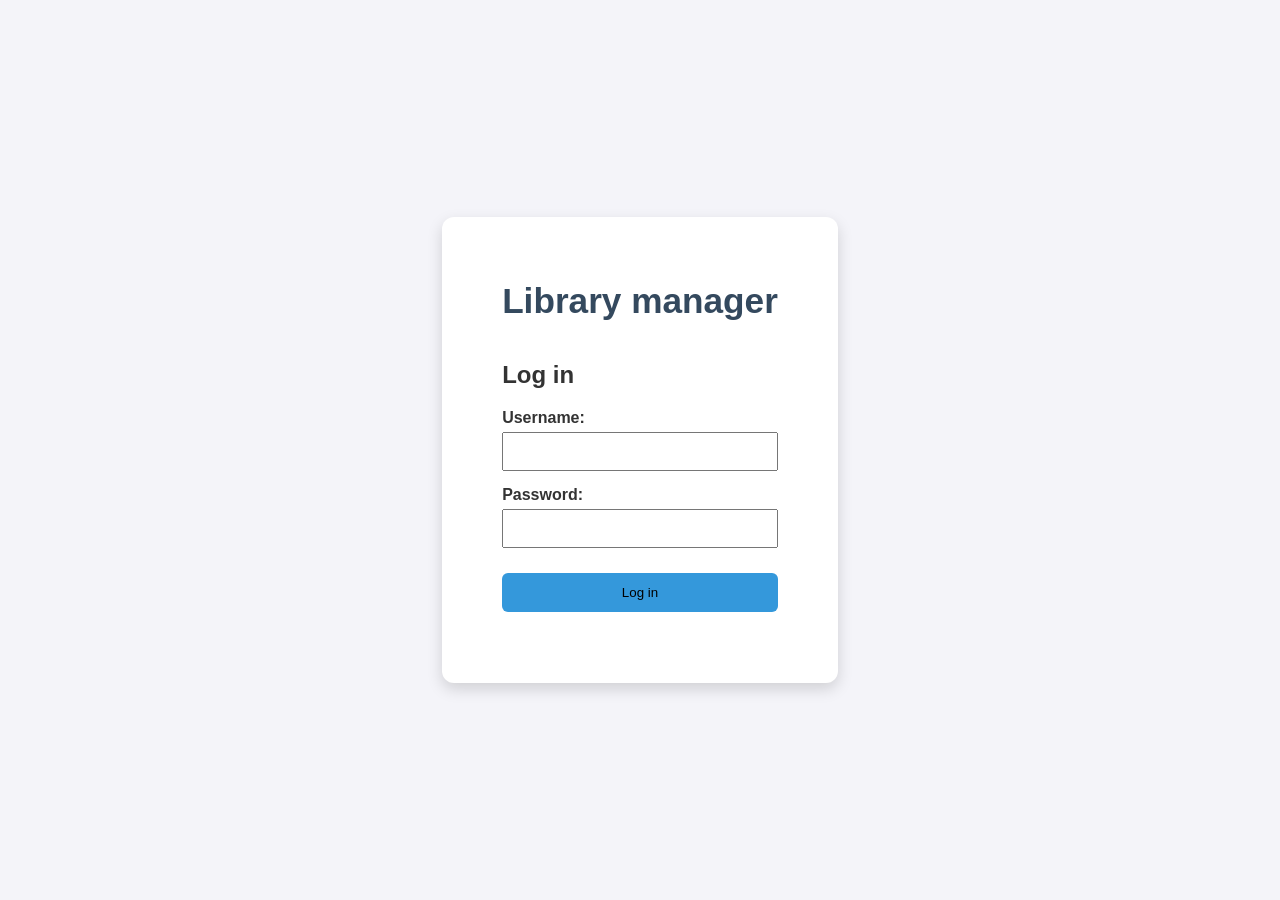
<file: frontend/index.html>
<!DOCTYPE html>
<html lang="en">
<head>
    <meta charset="UTF-8">
    <meta name="viewport" content="width=device-width, initial-scale=1.0">
    <link rel="stylesheet" href="style.css">
    <title>Library manager</title>
</head>
<body>
    <header>
        <p>Library manager</p>
        <button id="logoutBtn">Log out</button>
    </header>
    <main>
        <div id="booksTab">Books</div>
        <div id="authorsTab">Authors</div>
        <div id="contentContainer"></div>
    </main>

    <script src="api.js"></script>
    <script src="index.js"></script>
</body>
</html>
</file>
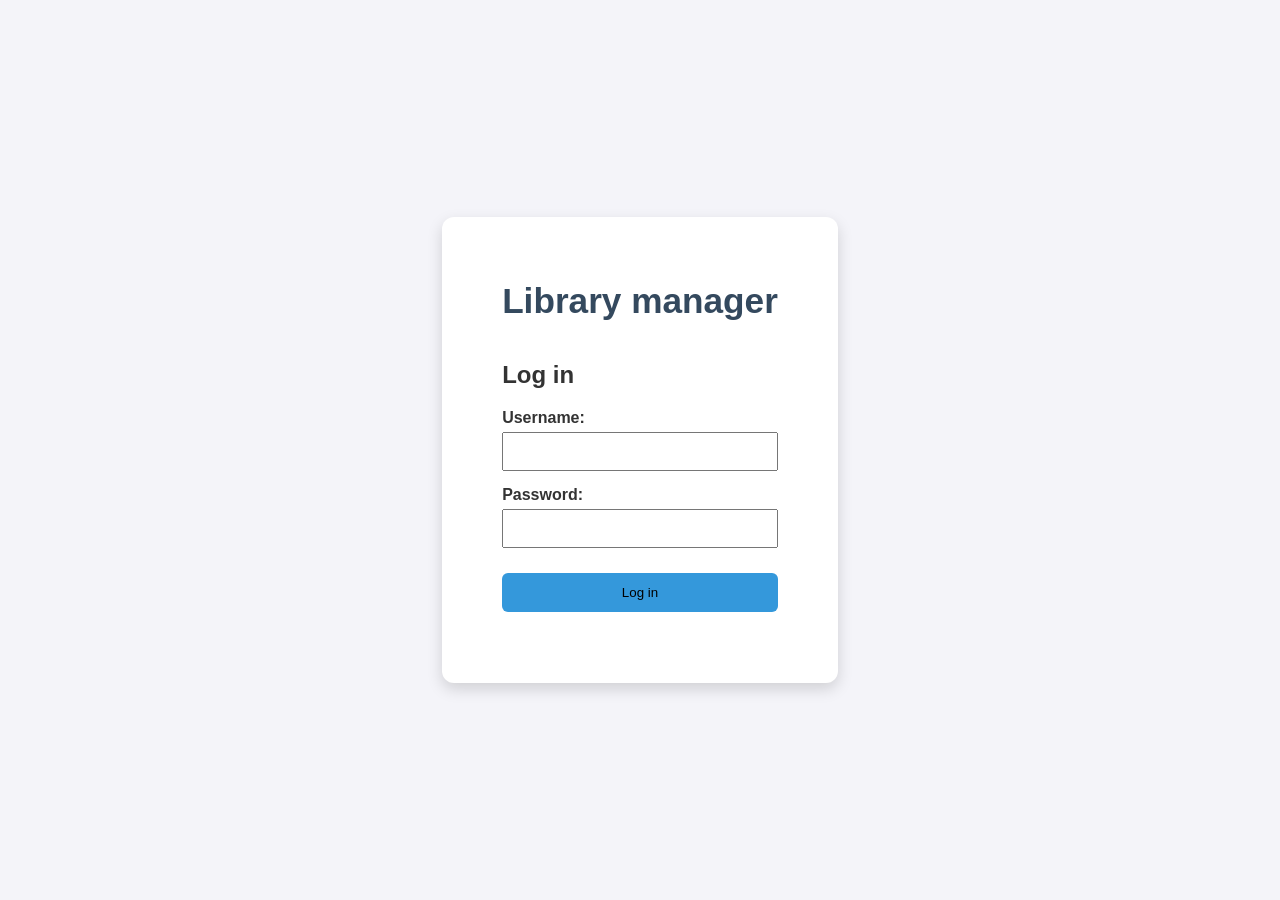
<file: frontend/login.html>
<!DOCTYPE html>
<html lang="en">
<head>
    <meta charset="UTF-8">
    <meta name="viewport" content="width=device-width, initial-scale=1.0">
    <link rel="stylesheet" href="auth.css">
    <title>Log in</title>
</head>
<body>
    <main>
        <div class="container">
            <h1>Library manager</h1>
            <h2>Log in</h2>
            <form id="loginForm">
                <label for="username">Username:</label>
                <input id="username", type="text" name="name" required>

                <label for="password">Password:</label>
                <input id="password", type="password" name="password" required>

                <button id="submitBtn" type="submit">Log in</button>
                <p id="message"></p>
            </form>
        </div>
    </main>
    
    <script src="api.js"></script>
    <script src="login.js"></script>
</body>
</html>
</file>
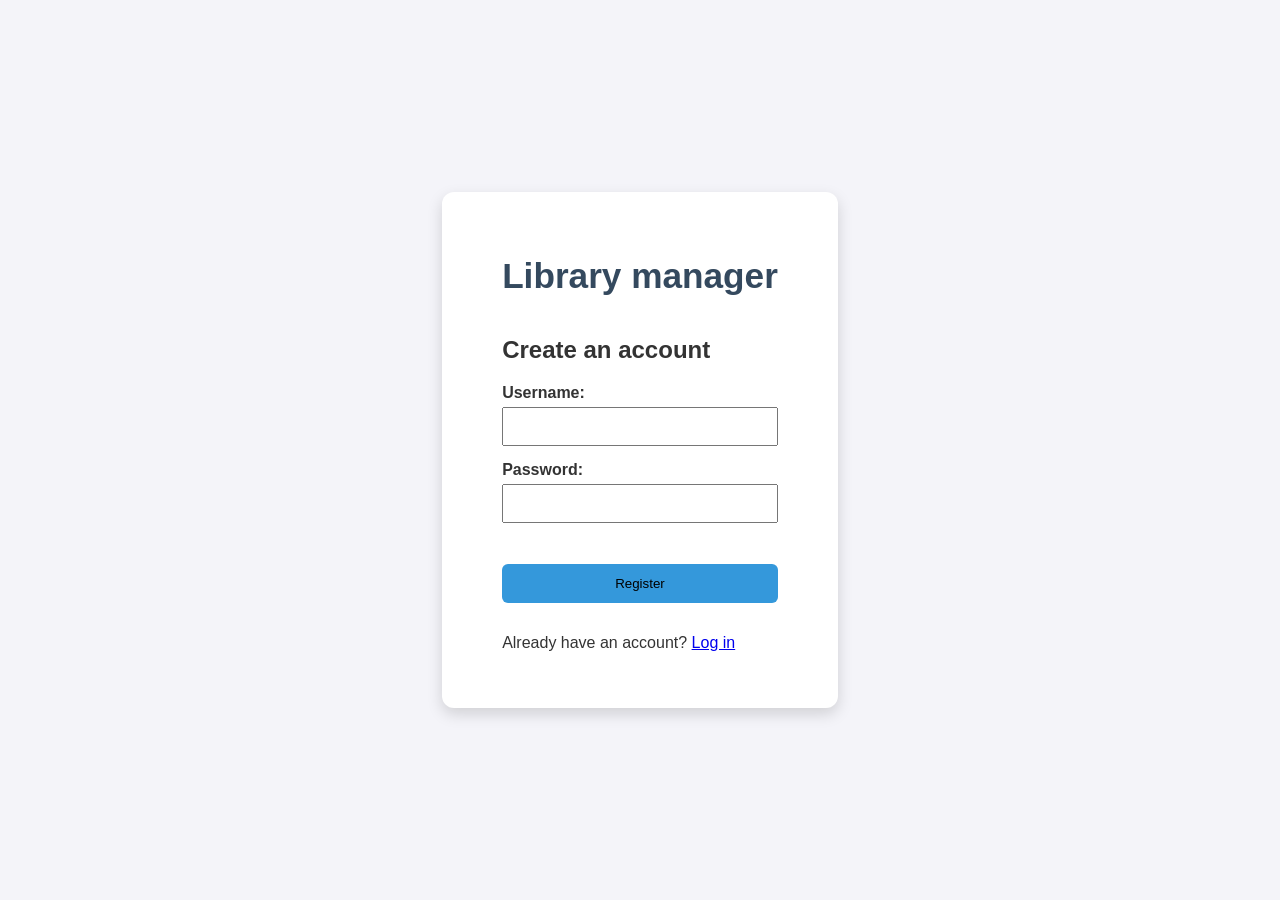
<file: frontend/register.html>
<!DOCTYPE html>
<html lang="en">
<head>
    <meta charset="UTF-8">
    <meta name="viewport" content="width=device-width, initial-scale=1.0">
    <link rel="stylesheet" href="auth.css">
    <title>Registration</title>
</head>
<body>
    <main>
        <div class="container">  
            <h1>Library manager</h1>        
            <h2>Create an account</h2>
            <form id="registrationForm">
                <label for="username">Username:</label>
                <input id="username" name="name" type="text" required>
                <label for="password">Password:</label>
                <input id="password" name="password" type="password" required>
                <p id="messageElement"></p>
                <button id="submitButton" type="submit">Register</button>
            </form>
            <p>Already have an account? <a href="login.html">Log in</a></p>
            
        </div>
    </main>
    <script src="api.js"></script>
    <script src="registration.js"></script>
</body>
</html>
</file>
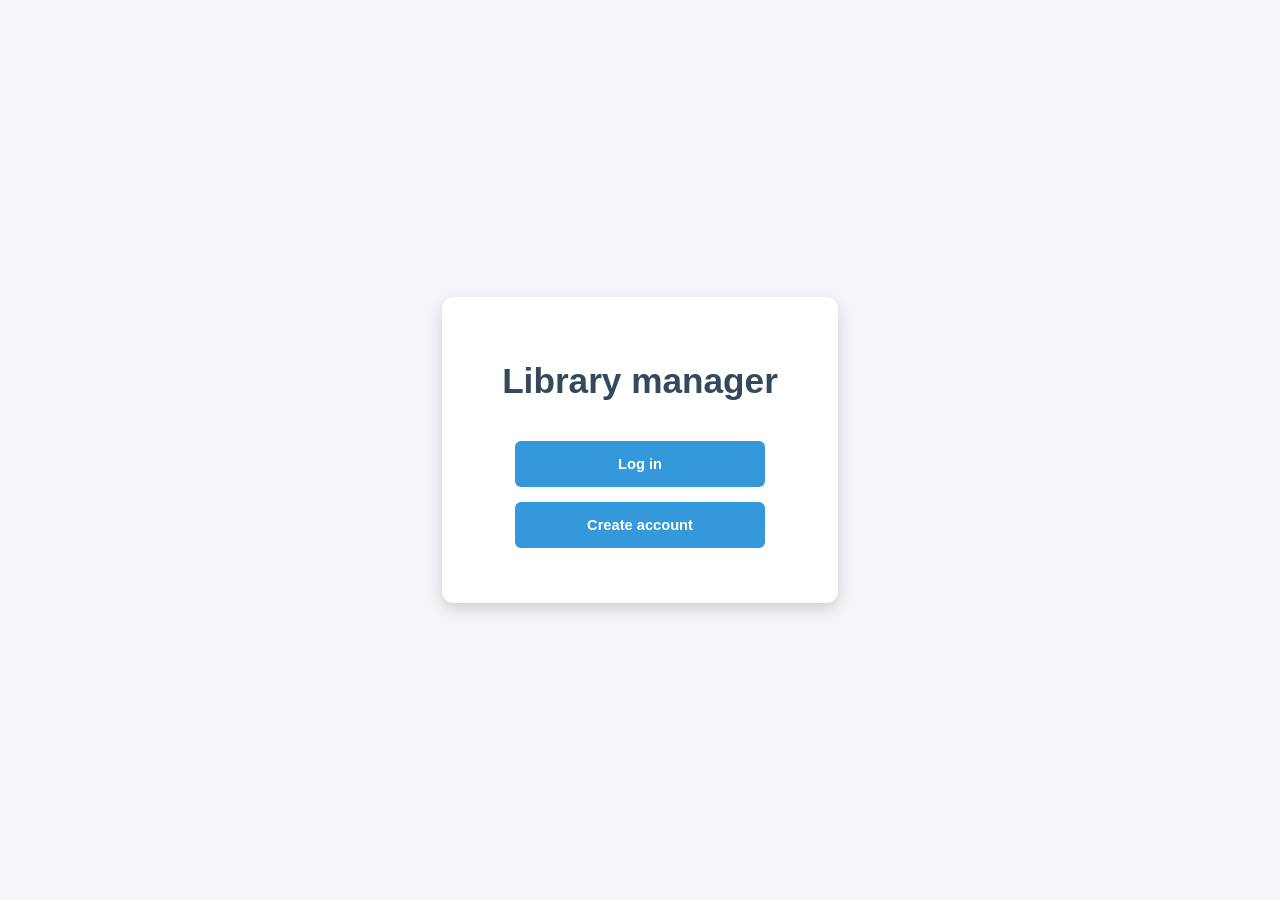
<file: frontend/welcome.html>
<!DOCTYPE html>
<html lang="en">
<head>
    <meta charset="UTF-8">
    <meta name="viewport" content="width=device-width, initial-scale=1.0">
    <link rel="stylesheet" href="auth.css">
    <title>Welcome!</title>
</head>
<body>
    <main>
        <h1>Library manager</h1>
        <button><a href="login.html">Log in</a></button>
        <button><a href="register.html">Create account</a></button>
    </main>
<script src="api.js"></script>
<script src="welcome.js"></script>
</body>
</html>
</file>
<file: frontend/style.css>
/* =======================================
   GENERAL LAYOUT (Shared from Login/Register)
   ======================================= */
body {
    font-family: 'Segoe UI', Tahoma, Geneva, Verdana, sans-serif;
    background-color: #f4f4f9; 
    color: #333; 
    margin: 0;
    min-height: 100vh;
}

/* =======================================
   HEADER & LOGOUT
   ======================================= */
header {
    background-color: #34495e; 
    color: white;
    padding: 15px 30px;
    display: flex;
    justify-content: space-between;
    align-items: center;
    box-shadow: 0 2px 4px rgba(0, 0, 0, 0.1);
}

header p {
    font-size: 1.5em;
    font-weight: bold;
    margin: 0;
}

header a {
    color: #ffcccc;
    text-decoration: none;
    font-size: 0.9em;
    padding: 5px 10px;
    border: 1px solid #ffcccc;
    border-radius: 4px;
    transition: background-color 0.3s;
}

header a:hover {
    background-color: #5d748f;
}



/* =======================================
   TAB NAVIGATION STYLES
   ======================================= */
.tabs {
    display: flex;
    background-color: #ecf0f1; 
    border-bottom: 2px solid #bdc3c7;
    margin-bottom: 20px;
}

#booksTab, #authorsTab {
    padding: 15px 25px;
    cursor: pointer;
    border: none;
    background-color: transparent;
    font-size: 1em;
    font-weight: 500;
    color: #333;
    transition: background-color 0.3s;
}

#booksTab:hover, #authorsTab:hover {
    background-color: #e0e6e9;
}

#booksTab.active, #authorsTab.active {
    border-bottom: 3px solid #007bff; 
    background-color: white;
    color: #007bff;
}

/* =======================================
   MAIN CONTENT & CONTAINER
   ======================================= */
main {
    padding: 0 30px 30px;
}

#contentContainer {
    background-color: white;
    padding: 20px;
    border-radius: 8px;
    box-shadow: 0 4px 12px rgba(0, 0, 0, 0.05); 
}

/* =======================================
   TABLE STYLES
   ======================================= */
table {
    width: 100%;
    border-collapse: collapse;
    margin-top: 15px;
}

th, td {
    padding: 12px 15px;
    text-align: left;
    border-bottom: 1px solid #ecf0f1;
}

th {
    background-color: #f8f8f8;
    color: #555;
    font-weight: 600;
    text-transform: uppercase;
    font-size: 0.9em;
}

tr:hover {
    background-color: #f9f9f9;
}

/* =======================================
   FORM & SEARCH STYLES
   ======================================= */

/* Стилі для форми пошуку */
#searchForm {
    display: flex;
    gap: 10px;
    margin-bottom: 20px;
    align-items: center;
    padding: 10px;
    border: 1px solid #ddd;
    border-radius: 5px;
    background-color: #f9f9f9;
}

#searchForm input[type="text"] {
    padding: 8px;
    border: 1px solid #ccc;
    border-radius: 4px;
    flex-grow: 1;
}

/* Стилі для загальних кнопок (Add New, Export, Search) */
button {
    padding: 10px 15px;
    background-color: #3498db;
    color: white;
    border: none;
    border-radius: 4px;
    cursor: pointer;
    transition: background-color 0.3s;
    font-size: 0.9em;
    margin-right: 5px;
}

/* Стилі для кнопок Actions (Edit/Delete) */
td button {
    padding: 6px 10px;
    background-color: #e74c3c;
    font-size: 0.8em;
}

td button:hover {
    background-color: #c0392b;
}

td button:first-child { 
    background-color: #f39c12; 
}
td button:first-child:hover { 
    background-color: #e67e22; 
}

/* Повідомлення про помилки */
#formMessage, p[style*="red"] {
    font-weight: 600;
    padding: 10px;
    background-color: #fdd;
    border: 1px solid #f00;
    border-radius: 4px;
}
</file>
<file: frontend/auth.css>
body {
    display: flex;
    justify-content: center; 
    align-items: center;     
    min-height: 100vh;
    margin: 0;
    font-family: 'Segoe UI', Tahoma, Geneva, Verdana, sans-serif;
    background-color: #f4f4f9; 
    color: #333; 
}

main {
    display: flex;
    flex-direction: column; 
    align-items: center;    
    padding: 40px 60px;
    background-color: white;
    border-radius: 12px;
    box-shadow: 0 6px 15px rgba(0, 0, 0, 0.15); 
}

main h1 {
    color: #34495e;
    margin-bottom: 40px;
    font-size: 2.2em;
}

main button {
    padding: 0;
    width: 250px;
    background-color: #3498db; 
    border: none;
    border-radius: 6px;
    margin-bottom: 15px; 
    cursor: pointer;
    transition: background-color 0.3s ease, transform 0.2s;
}

main button a {
    display: block;
    padding: 15px 25px;
    color: white; 
    text-decoration: none; 
    font-size: 1.1em;
    font-weight: bold;
    text-align: center;
}

main button:hover {
    background-color: #2980b9; 
    transform: translateY(-2px);
    box-shadow: 0 4px 10px rgba(0, 0, 0, 0.1);
}

.container form {
    display: block; 
}

.container input[type="text"], 
.container input[type="password"],
.container button[type="submit"] {
    width: 100%; 
    box-sizing: border-box; 
    margin-bottom: 15px; 
    padding: 10px; 
}

.container button[type="submit"] {
    width: 100%;
    margin-top: 10px; 
    padding: 12px;
}

.container label {
    display: block; 
    margin-bottom: 5px;
    font-weight: bold;
}
</file>
